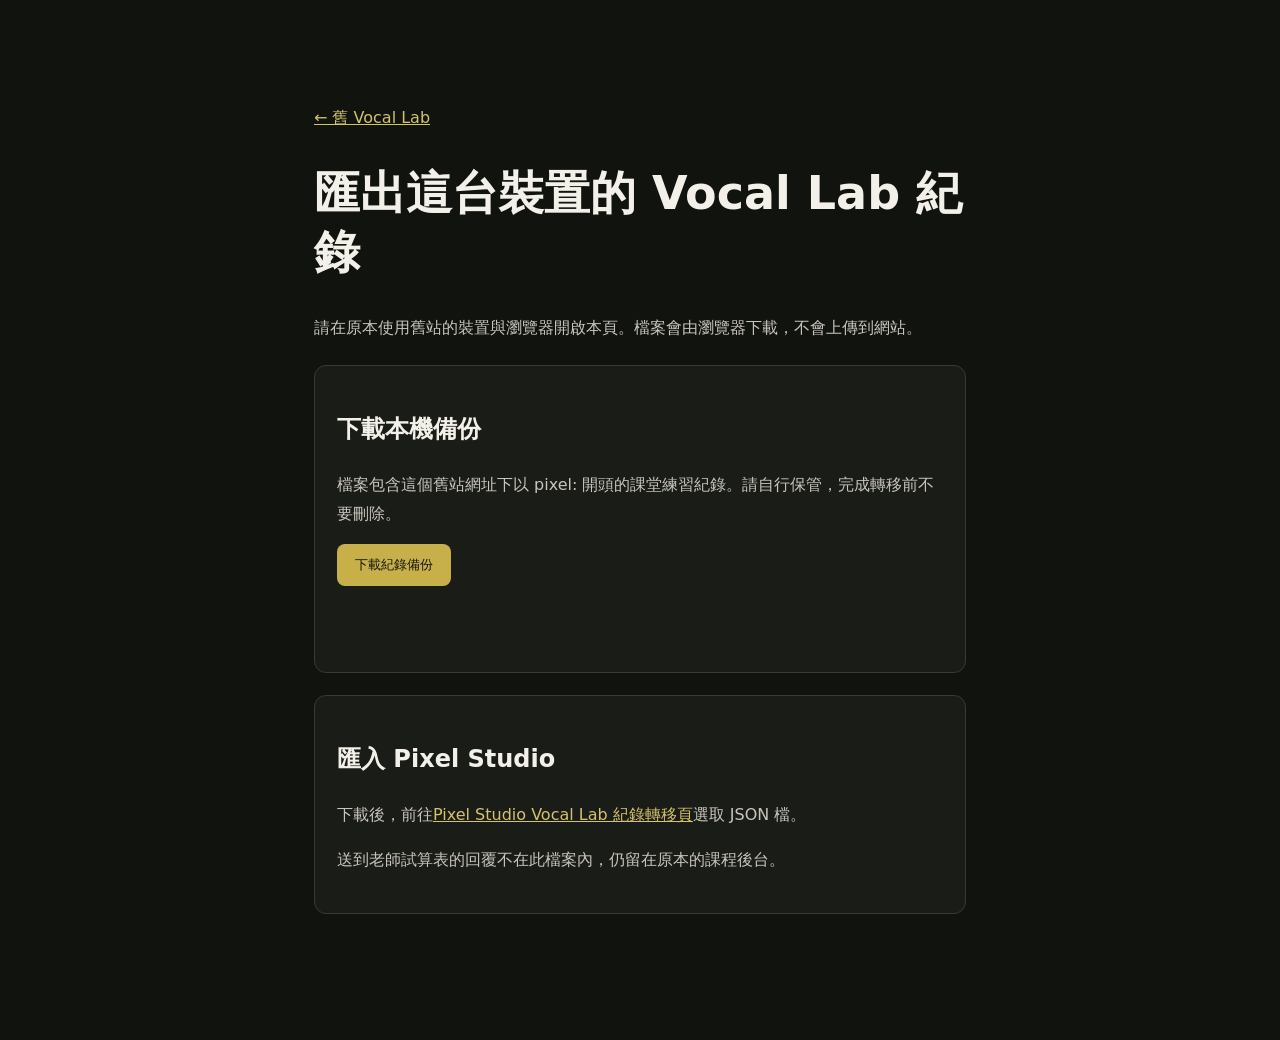
<file: data-transfer.html>
<!doctype html>
<html lang="zh-Hant">
<head>
<meta charset="utf-8">
<meta name="viewport" content="width=device-width, initial-scale=1">
<meta name="robots" content="noindex">
<title>匯出 Vocal Lab 本機紀錄</title>
<style>
*{box-sizing:border-box}body{margin:0;background:#11130f;color:#f3f0e9;font:16px/1.8 "Noto Sans TC",system-ui,sans-serif}.wrap{max-width:700px;margin:8vh auto;padding:32px 24px}.card{margin:22px 0;padding:22px;border:1px solid #383a33;border-radius:12px;background:#191c17}h1{font-size:clamp(30px,7vw,46px);line-height:1.3}p,li{color:#c9c5bd}a{color:#d4c36b}button{padding:12px 18px;border:0;border-radius:8px;background:#c7af4a;color:#17170f;font:700 16px inherit;cursor:pointer}.status{min-height:2em;color:#d4c36b}
</style>
</head>
<body>
<main class="wrap">
  <a href="index.html">← 舊 Vocal Lab</a>
  <h1>匯出這台裝置的 Vocal Lab 紀錄</h1>
  <p>請在原本使用舊站的裝置與瀏覽器開啟本頁。檔案會由瀏覽器下載，不會上傳到網站。</p>
  <section class="card">
    <h2>下載本機備份</h2>
    <p>檔案包含這個舊站網址下以 pixel: 開頭的課堂練習紀錄。請自行保管，完成轉移前不要刪除。</p>
    <button id="export" type="button">下載紀錄備份</button>
    <p id="status" class="status" role="status" aria-live="polite"></p>
  </section>
  <section class="card">
    <h2>匯入 Pixel Studio</h2>
    <p>下載後，前往<a href="https://pixel-studio.musicallanding.workers.dev/vocal/data-transfer.html">Pixel Studio Vocal Lab 紀錄轉移頁</a>選取 JSON 檔。</p>
    <p>送到老師試算表的回覆不在此檔案內，仍留在原本的課程後台。</p>
  </section>
</main>
<script>
(function () {
  'use strict';
  document.getElementById('export').addEventListener('click', function () {
    var rows = [];
    for (var i = 0; i < localStorage.length; i++) {
      var key = localStorage.key(i);
      if (key && key.indexOf('pixel:') === 0 && key.indexOf('pixel:guitar:') !== 0) rows.push({ key: key, value: localStorage.getItem(key) });
    }
    var status = document.getElementById('status');
    if (!rows.length) { status.textContent = '這個瀏覽器目前沒有可匯出的 Vocal Lab 本機紀錄。'; return; }
    var data = { schema: 'pixel-studio-local-storage-v1', exportedAt: new Date().toISOString(), entries: rows };
    var blob = new Blob([JSON.stringify(data, null, 2)], { type: 'application/json' });
    var url = URL.createObjectURL(blob), a = document.createElement('a'), d = new Date();
    a.href = url; a.download = 'vocal-music-local-backup-' + d.getFullYear() + String(d.getMonth() + 1).padStart(2, '0') + String(d.getDate()).padStart(2, '0') + '.json';
    document.body.appendChild(a); a.click(); a.remove(); setTimeout(function () { URL.revokeObjectURL(url); }, 1000);
    status.textContent = '已準備 ' + rows.length + ' 筆本機紀錄備份。';
  });
})();
</script>
</body>
</html>
</file>
